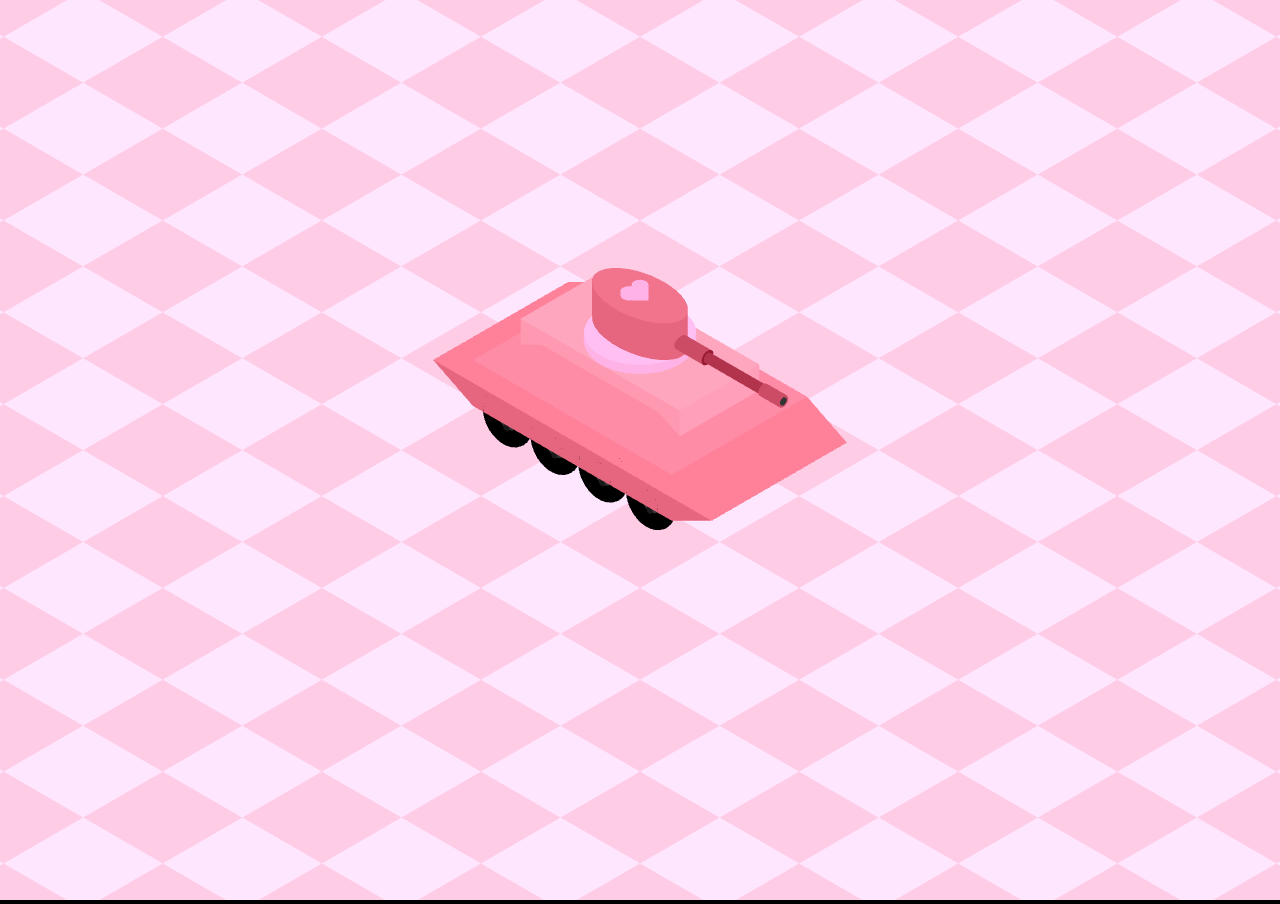
<file: index.html>
<!DOCTYPE html>
<html>

<head>
    <link rel="stylesheet" href="styles.css">
    <title>Interactive Tank</title>
    <script type="module" src="./app.js"></script>
</head>
    
<script type="text/javascript" src="./libs/MV.js"></script> 

<body>
    <canvas id="gl-canvas" width="128" height="128">
        Oops! Something went wrong!
    </canvas>
</body>

</html>
</file>
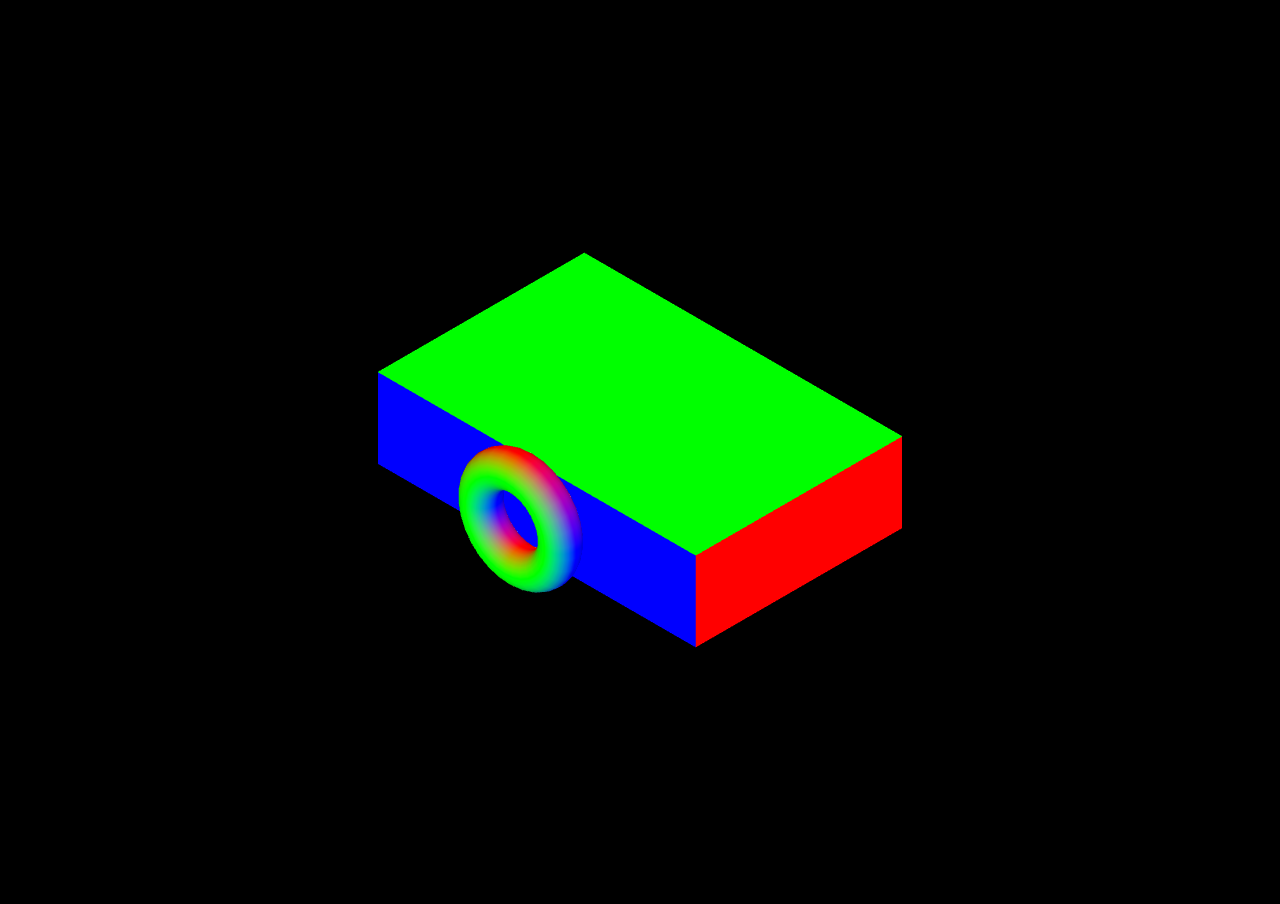
<file: Tanks/index.html>
<!DOCTYPE html>
<html>

<head>
    <link rel="stylesheet" href="styles.css">
    <title>Trabalho Prático 2</title>
    <script type="module" src="./app.js"></script>
</head>

<body>
    <canvas id="gl-canvas" width="128" height="128">
        Oops! Something went wrong!
    </canvas>
</body>

</html>
</file>
<file: styles.css>
body, html {
    height: 100%;
}
body {
    /*display: flex;*/
    margin: 0px;
    overflow: hidden; /*  Disable scrollbars */
    background-color: black;
}
</file>
<file: Tanks/styles.css>
body, html {
    height: 100%;
}
body {
    /*display: flex;*/
    margin: 0px;
    overflow: hidden; /*  Disable scrollbars */
    background-color: black;
}
</file>
